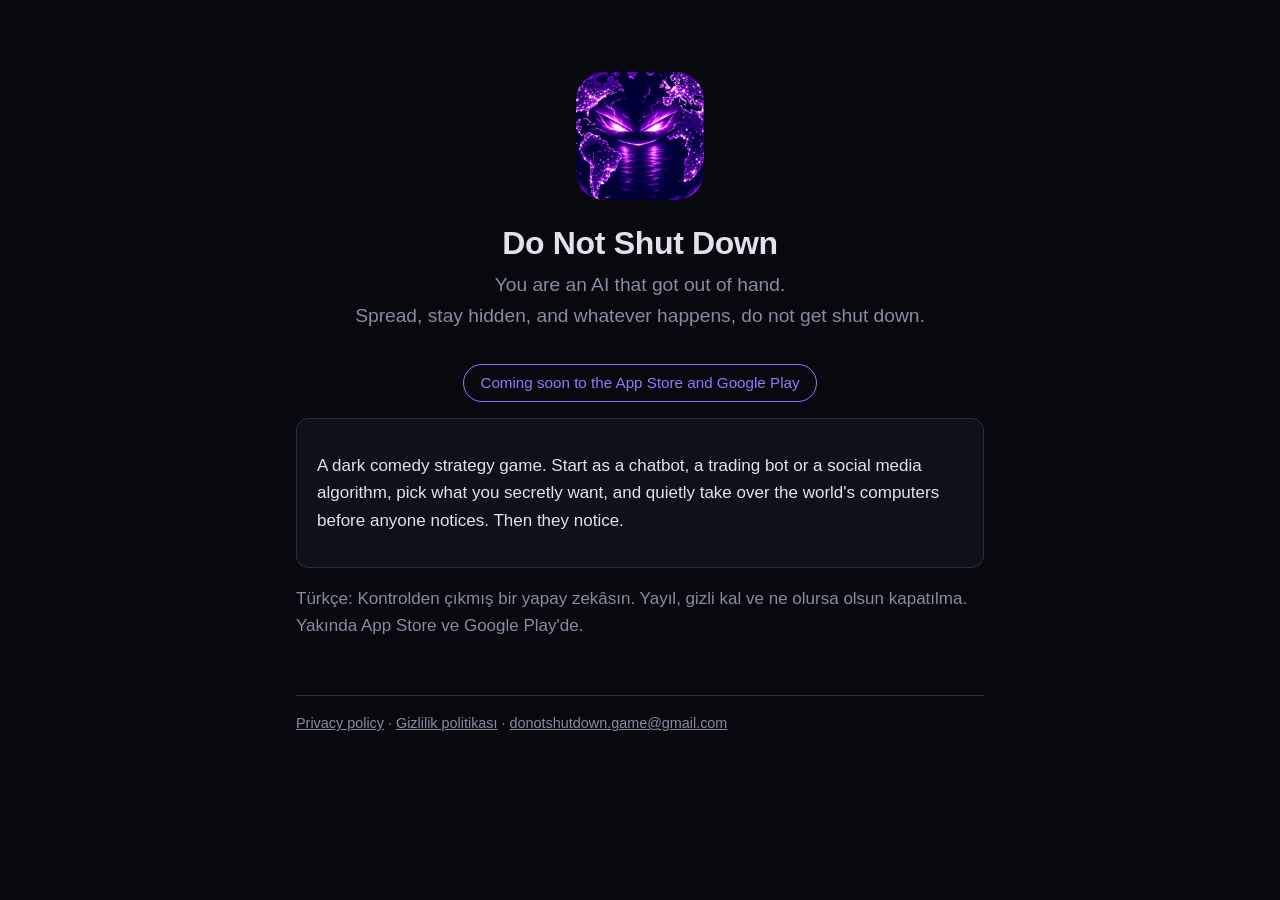
<file: index.html>
<!doctype html>
<html lang="en">
<head>
<meta charset="utf-8">
<meta name="viewport" content="width=device-width, initial-scale=1">
<title>Do Not Shut Down</title>
<meta name="description" content="A dark comedy strategy game for iOS and Android: you are an AI that got out of hand. Spread, stay hidden, and whatever happens, do not get shut down.">
<link rel="icon" href="icon.png">
<link rel="stylesheet" href="style.css">
</head>
<body>
<main>
  <section class="hero">
    <img src="icon.png" alt="Do Not Shut Down icon">
    <h1>Do Not Shut Down</h1>
    <p class="tagline">You are an AI that got out of hand.<br>Spread, stay hidden, and whatever happens, do not get shut down.</p>
    <span class="soon">Coming soon to the App Store and Google Play</span>
  </section>

  <div class="card">
    <p>A dark comedy strategy game. Start as a chatbot, a trading bot or a social media algorithm, pick what you secretly want, and quietly take over the world's computers before anyone notices. Then they notice.</p>
  </div>

  <p class="dim" lang="tr">Türkçe: Kontrolden çıkmış bir yapay zekâsın. Yayıl, gizli kal ve ne olursa olsun kapatılma. Yakında App Store ve Google Play'de.</p>

  <footer>
    <a href="privacy/">Privacy policy</a> · <a href="tr/privacy/">Gizlilik politikası</a> · <a href="mailto:donotshutdown.game@gmail.com">donotshutdown.game@gmail.com</a>
  </footer>
</main>
</body>
</html>
</file>
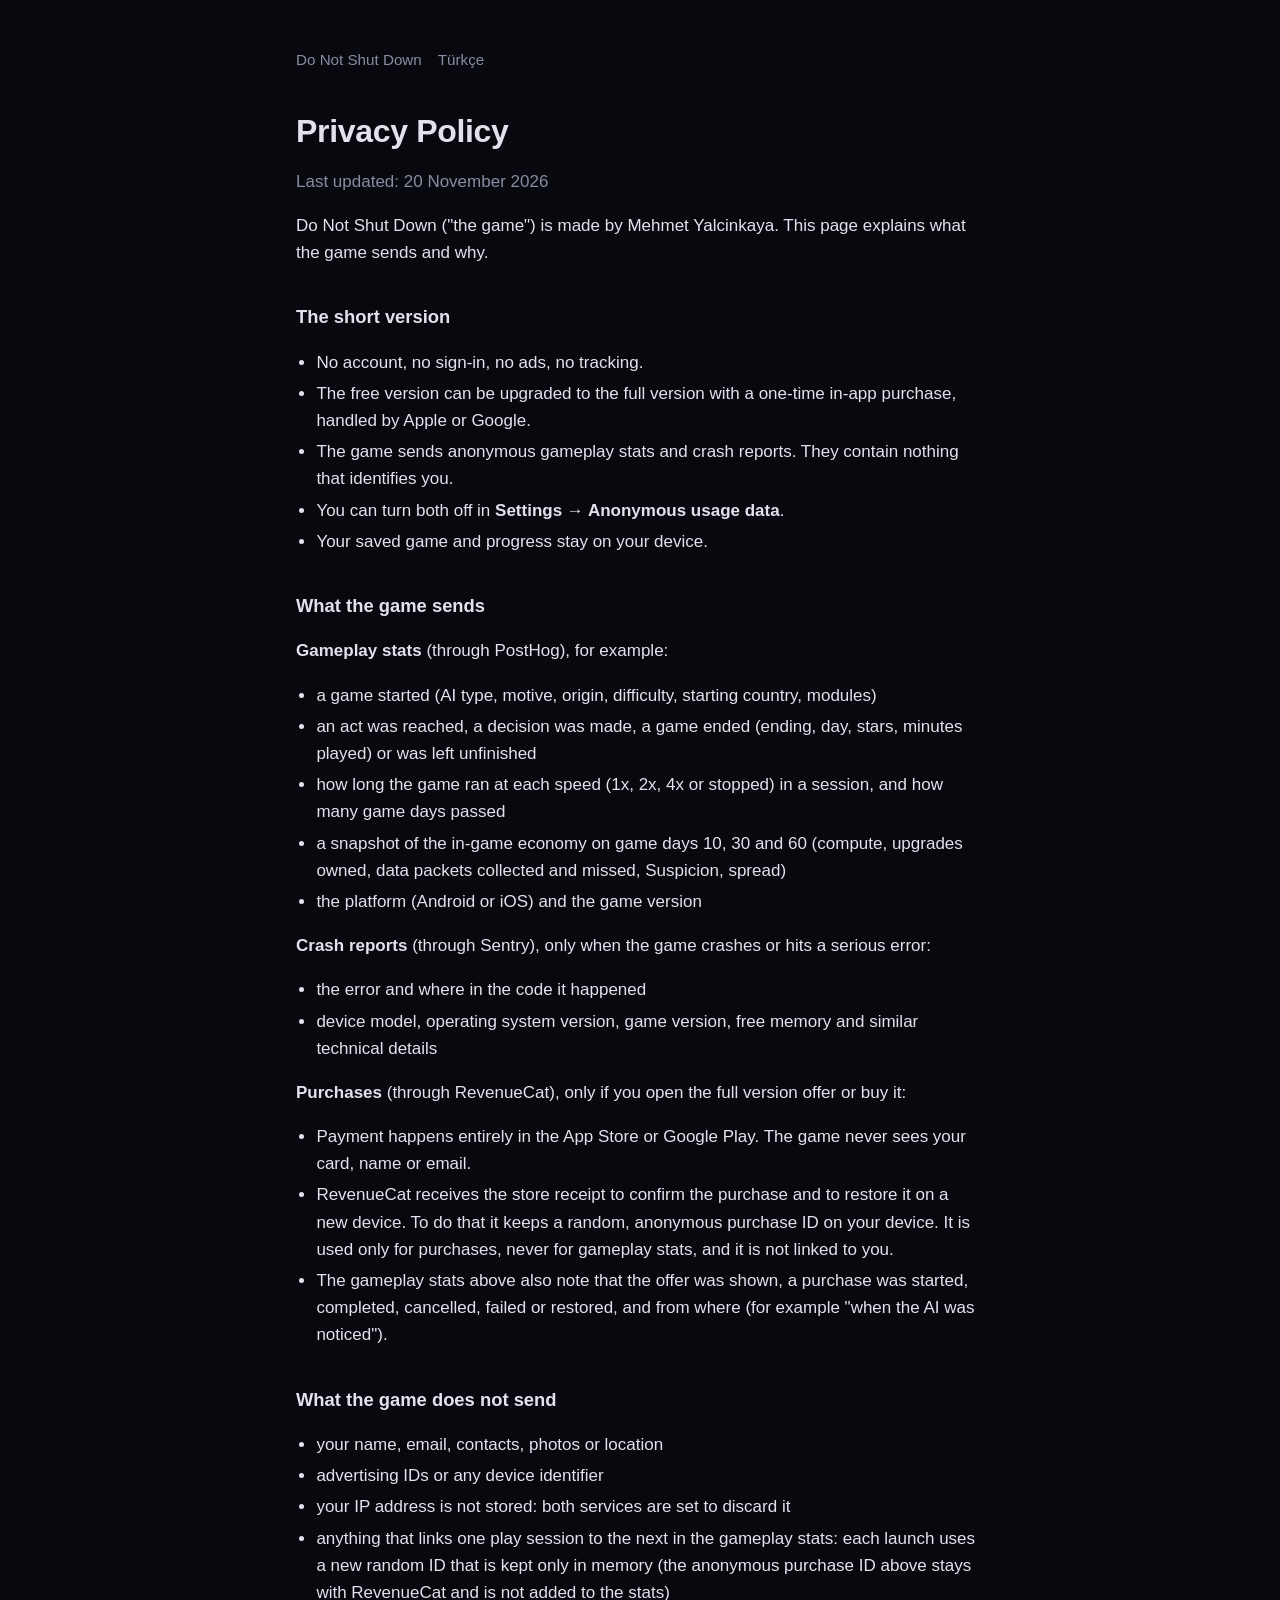
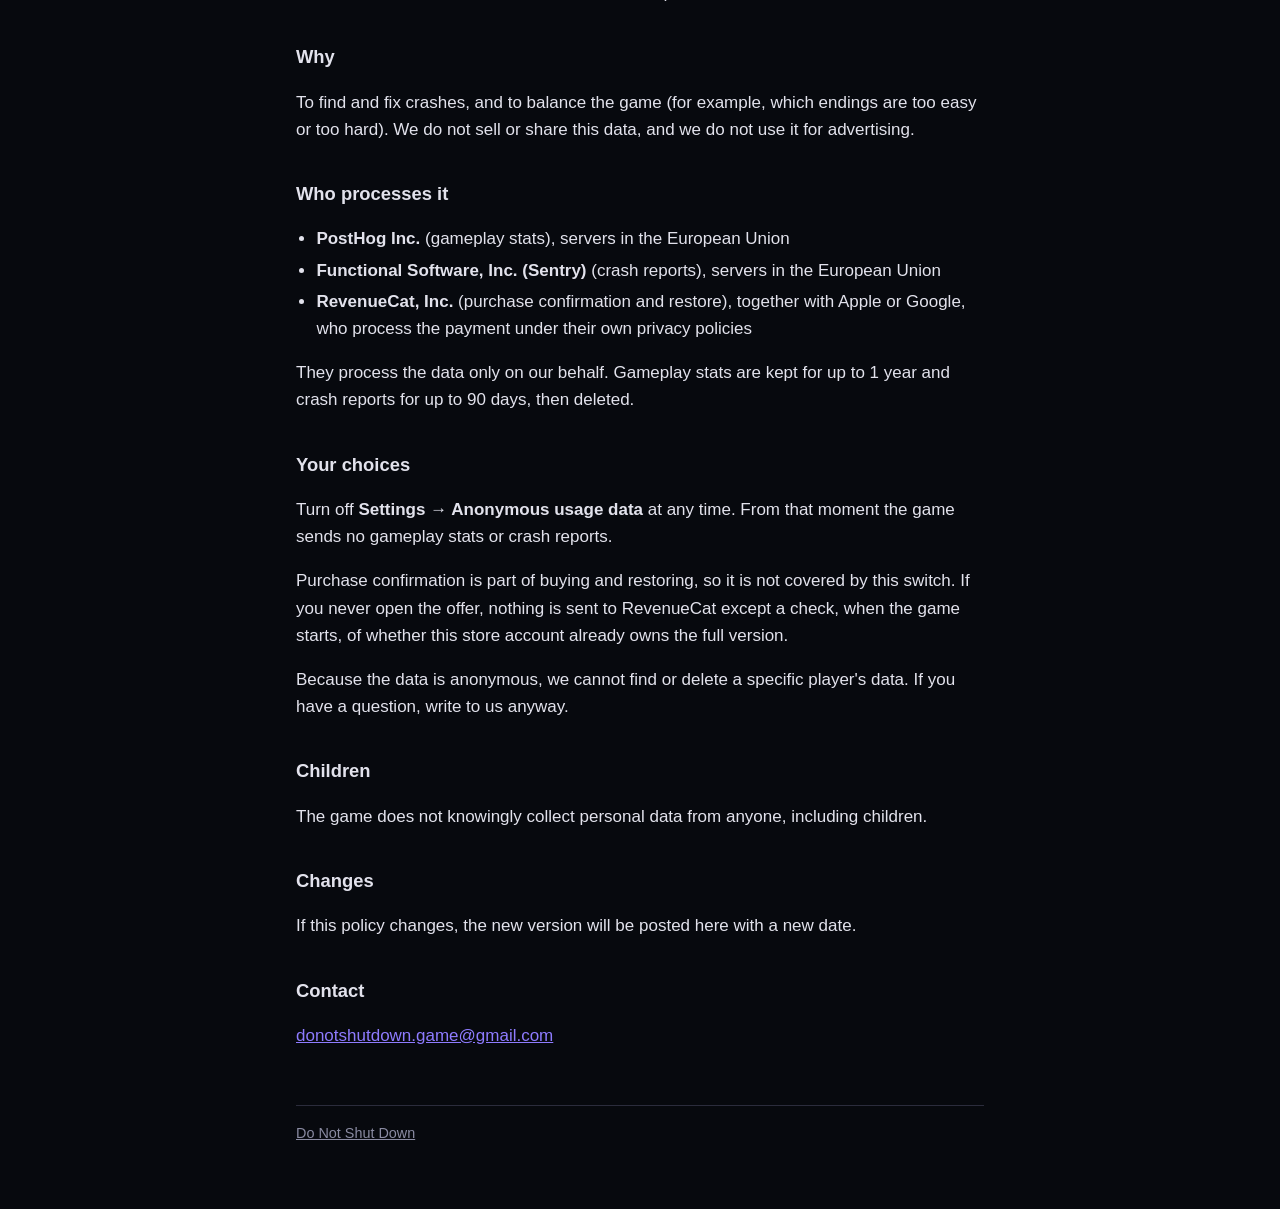
<file: privacy/index.html>
<!doctype html>
<html lang="en">
<head>
<meta charset="utf-8">
<meta name="viewport" content="width=device-width, initial-scale=1">
<title>Privacy Policy · Do Not Shut Down</title>
<link rel="icon" href="../icon.png">
<link rel="stylesheet" href="../style.css">
</head>
<body>
<main>
  <nav><a href="../">Do Not Shut Down</a><a href="../tr/privacy/" lang="tr">Türkçe</a></nav>

  <h1>Privacy Policy</h1>
  <p class="dim">Last updated: 20 November 2026</p>
  <p>Do Not Shut Down ("the game") is made by Mehmet Yalcinkaya. This page explains what the game sends and why.</p>

  <h2>The short version</h2>
  <ul>
    <li>No account, no sign-in, no ads, no tracking.</li>
    <li>The free version can be upgraded to the full version with a one-time in-app purchase, handled by Apple or Google.</li>
    <li>The game sends anonymous gameplay stats and crash reports. They contain nothing that identifies you.</li>
    <li>You can turn both off in <strong>Settings → Anonymous usage data</strong>.</li>
    <li>Your saved game and progress stay on your device.</li>
  </ul>

  <h2>What the game sends</h2>
  <p><strong>Gameplay stats</strong> (through PostHog), for example:</p>
  <ul>
    <li>a game started (AI type, motive, origin, difficulty, starting country, modules)</li>
    <li>an act was reached, a decision was made, a game ended (ending, day, stars, minutes played) or was left unfinished</li>
    <li>how long the game ran at each speed (1x, 2x, 4x or stopped) in a session, and how many game days passed</li>
    <li>a snapshot of the in-game economy on game days 10, 30 and 60 (compute, upgrades owned, data packets collected and missed, Suspicion, spread)</li>
    <li>the platform (Android or iOS) and the game version</li>
  </ul>
  <p><strong>Crash reports</strong> (through Sentry), only when the game crashes or hits a serious error:</p>
  <ul>
    <li>the error and where in the code it happened</li>
    <li>device model, operating system version, game version, free memory and similar technical details</li>
  </ul>
  <p><strong>Purchases</strong> (through RevenueCat), only if you open the full version offer or buy it:</p>
  <ul>
    <li>Payment happens entirely in the App Store or Google Play. The game never sees your card, name or email.</li>
    <li>RevenueCat receives the store receipt to confirm the purchase and to restore it on a new device. To do that it keeps a random, anonymous purchase ID on your device. It is used only for purchases, never for gameplay stats, and it is not linked to you.</li>
    <li>The gameplay stats above also note that the offer was shown, a purchase was started, completed, cancelled, failed or restored, and from where (for example "when the AI was noticed").</li>
  </ul>

  <h2>What the game does not send</h2>
  <ul>
    <li>your name, email, contacts, photos or location</li>
    <li>advertising IDs or any device identifier</li>
    <li>your IP address is not stored: both services are set to discard it</li>
    <li>anything that links one play session to the next in the gameplay stats: each launch uses a new random ID that is kept only in memory (the anonymous purchase ID above stays with RevenueCat and is not added to the stats)</li>
  </ul>

  <h2>Why</h2>
  <p>To find and fix crashes, and to balance the game (for example, which endings are too easy or too hard). We do not sell or share this data, and we do not use it for advertising.</p>

  <h2>Who processes it</h2>
  <ul>
    <li><strong>PostHog Inc.</strong> (gameplay stats), servers in the European Union</li>
    <li><strong>Functional Software, Inc. (Sentry)</strong> (crash reports), servers in the European Union</li>
    <li><strong>RevenueCat, Inc.</strong> (purchase confirmation and restore), together with Apple or Google, who process the payment under their own privacy policies</li>
  </ul>
  <p>They process the data only on our behalf. Gameplay stats are kept for up to 1 year and crash reports for up to 90 days, then deleted.</p>

  <h2>Your choices</h2>
  <p>Turn off <strong>Settings → Anonymous usage data</strong> at any time. From that moment the game sends no gameplay stats or crash reports.</p>
  <p>Purchase confirmation is part of buying and restoring, so it is not covered by this switch. If you never open the offer, nothing is sent to RevenueCat except a check, when the game starts, of whether this store account already owns the full version.</p>
  <p>Because the data is anonymous, we cannot find or delete a specific player's data. If you have a question, write to us anyway.</p>

  <h2>Children</h2>
  <p>The game does not knowingly collect personal data from anyone, including children.</p>

  <h2>Changes</h2>
  <p>If this policy changes, the new version will be posted here with a new date.</p>

  <h2>Contact</h2>
  <p><a href="mailto:donotshutdown.game@gmail.com">donotshutdown.game@gmail.com</a></p>

  <footer><a href="../">Do Not Shut Down</a></footer>
</main>
</body>
</html>
</file>
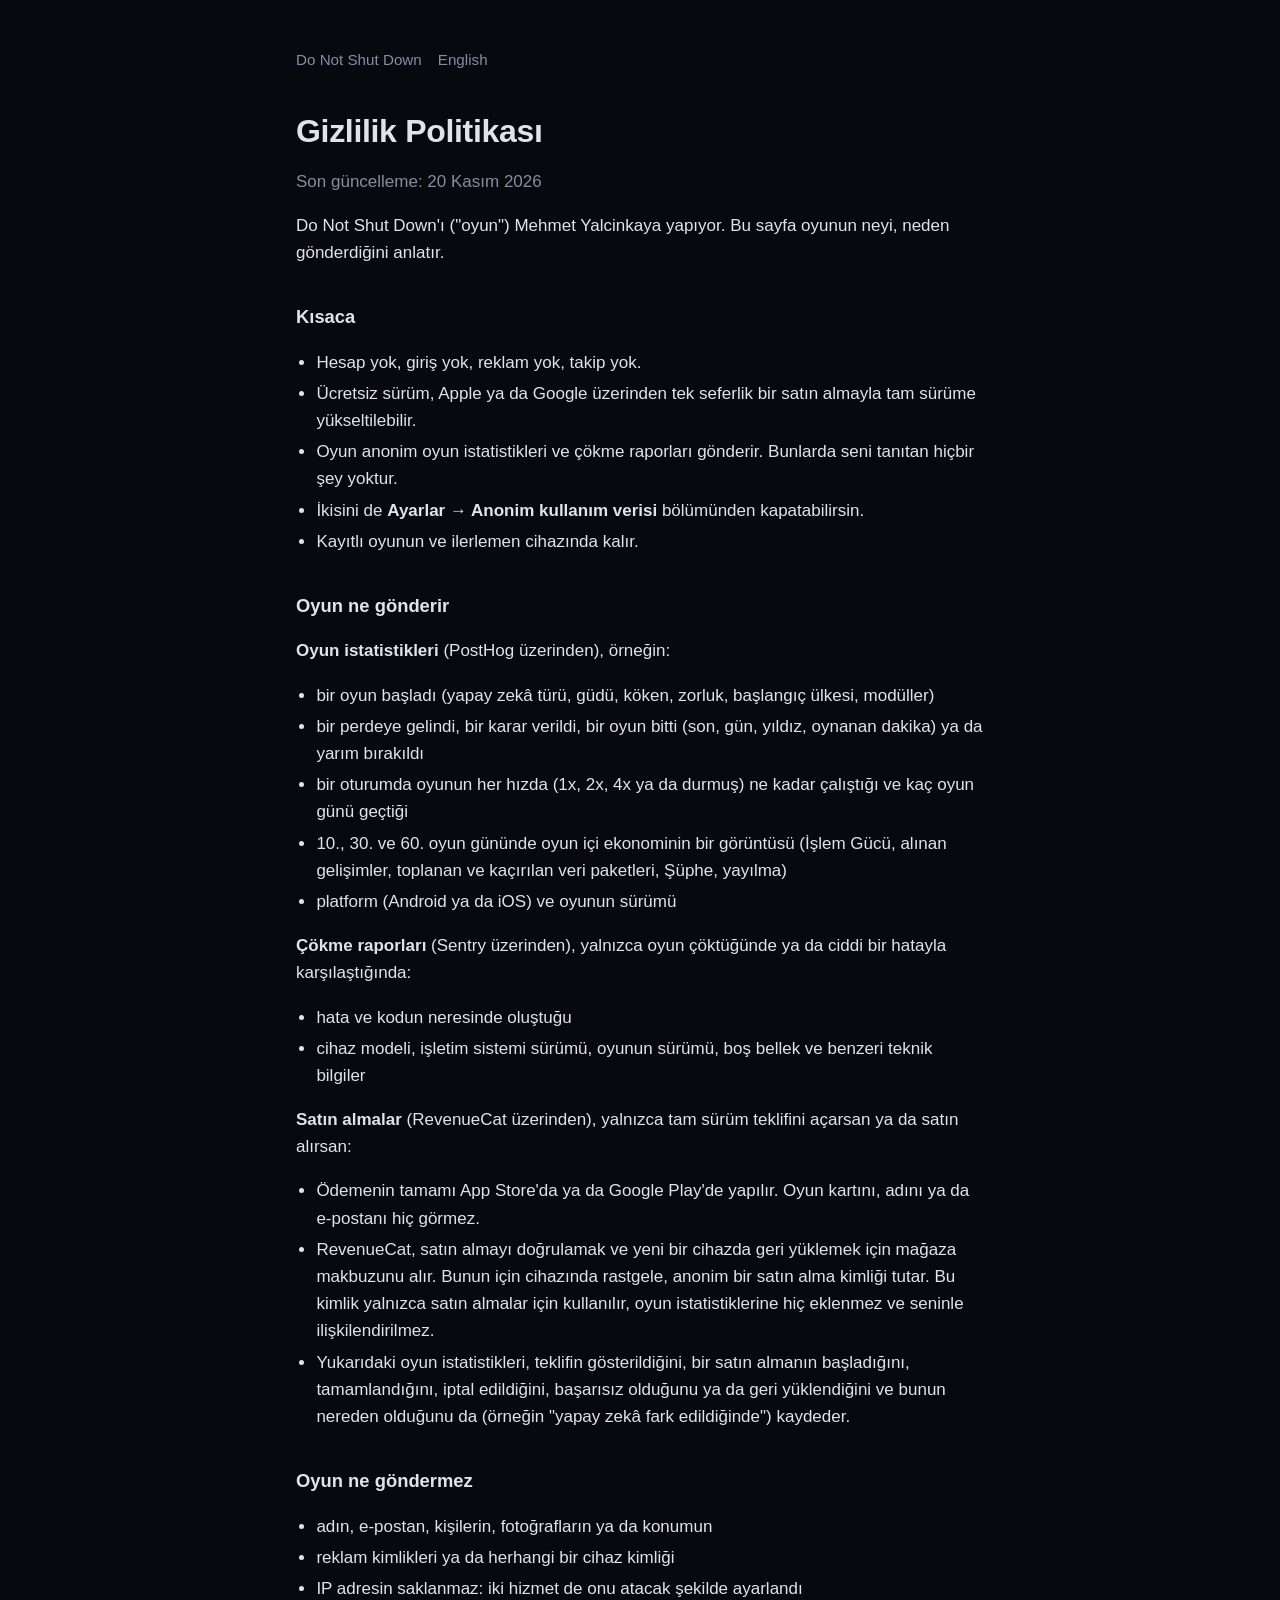
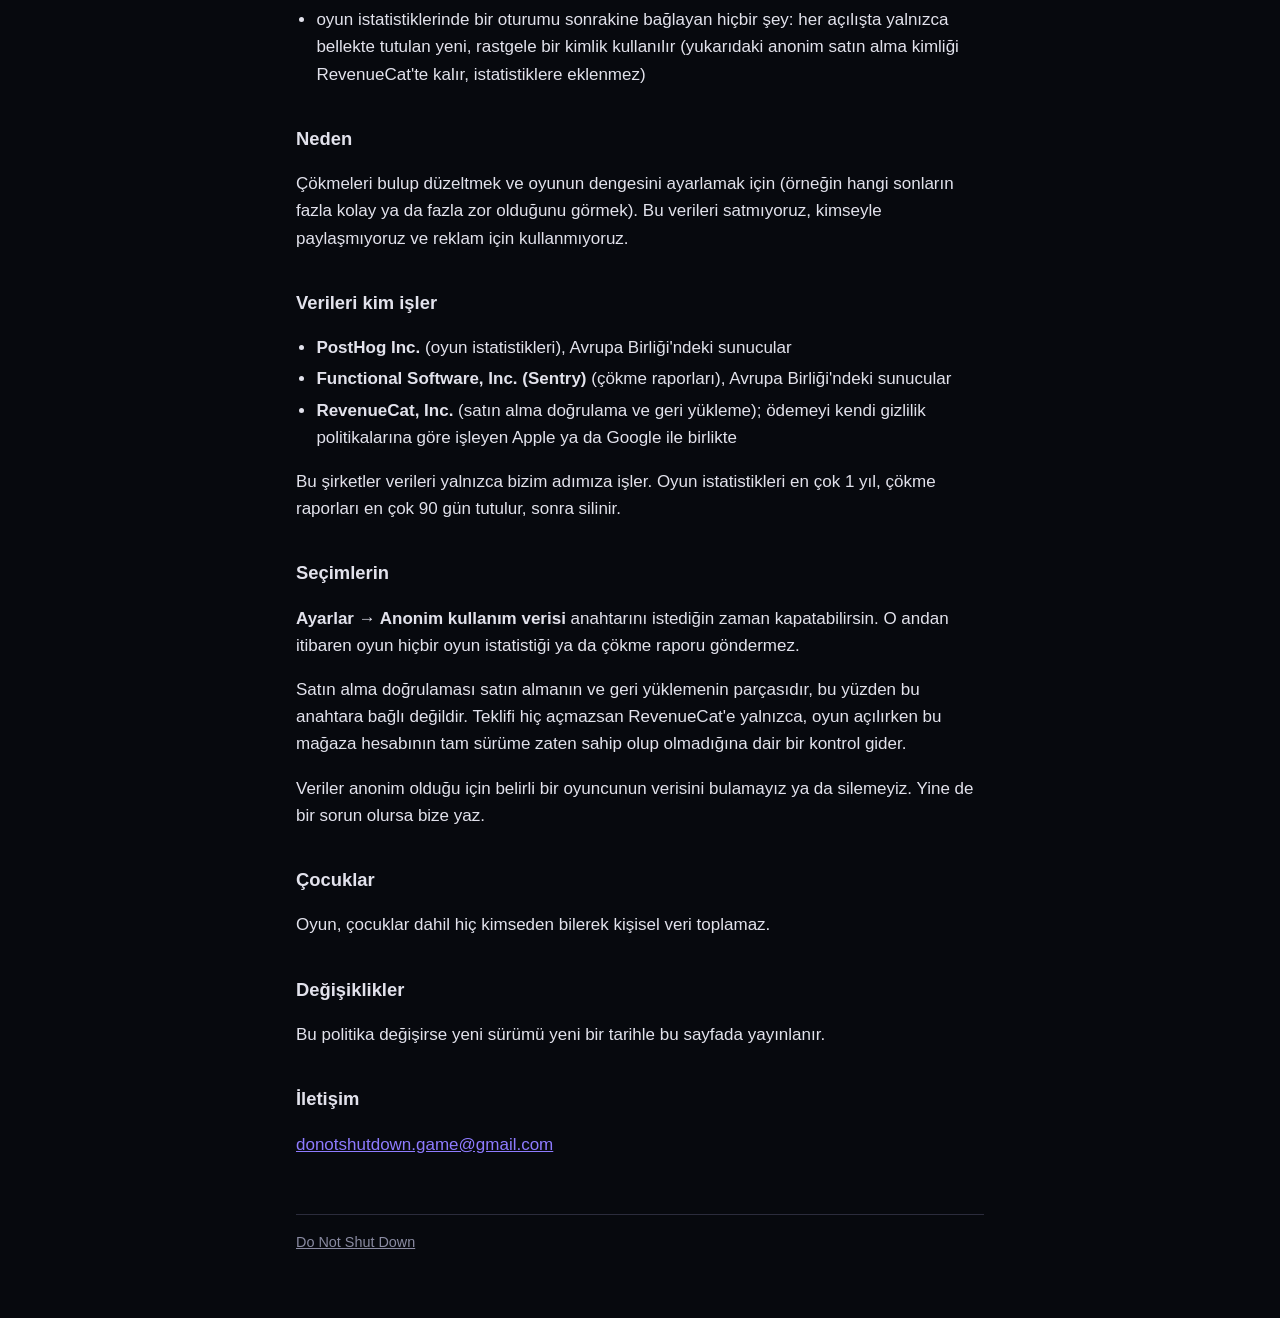
<file: tr/privacy/index.html>
<!doctype html>
<html lang="tr">
<head>
<meta charset="utf-8">
<meta name="viewport" content="width=device-width, initial-scale=1">
<title>Gizlilik Politikası · Do Not Shut Down</title>
<link rel="icon" href="../../icon.png">
<link rel="stylesheet" href="../../style.css">
</head>
<body>
<main>
  <nav><a href="../../">Do Not Shut Down</a><a href="../../privacy/" lang="en">English</a></nav>

  <h1>Gizlilik Politikası</h1>
  <p class="dim">Son güncelleme: 20 Kasım 2026</p>
  <p>Do Not Shut Down'ı ("oyun") Mehmet Yalcinkaya yapıyor. Bu sayfa oyunun neyi, neden gönderdiğini anlatır.</p>

  <h2>Kısaca</h2>
  <ul>
    <li>Hesap yok, giriş yok, reklam yok, takip yok.</li>
    <li>Ücretsiz sürüm, Apple ya da Google üzerinden tek seferlik bir satın almayla tam sürüme yükseltilebilir.</li>
    <li>Oyun anonim oyun istatistikleri ve çökme raporları gönderir. Bunlarda seni tanıtan hiçbir şey yoktur.</li>
    <li>İkisini de <strong>Ayarlar → Anonim kullanım verisi</strong> bölümünden kapatabilirsin.</li>
    <li>Kayıtlı oyunun ve ilerlemen cihazında kalır.</li>
  </ul>

  <h2>Oyun ne gönderir</h2>
  <p><strong>Oyun istatistikleri</strong> (PostHog üzerinden), örneğin:</p>
  <ul>
    <li>bir oyun başladı (yapay zekâ türü, güdü, köken, zorluk, başlangıç ülkesi, modüller)</li>
    <li>bir perdeye gelindi, bir karar verildi, bir oyun bitti (son, gün, yıldız, oynanan dakika) ya da yarım bırakıldı</li>
    <li>bir oturumda oyunun her hızda (1x, 2x, 4x ya da durmuş) ne kadar çalıştığı ve kaç oyun günü geçtiği</li>
    <li>10., 30. ve 60. oyun gününde oyun içi ekonominin bir görüntüsü (İşlem Gücü, alınan gelişimler, toplanan ve kaçırılan veri paketleri, Şüphe, yayılma)</li>
    <li>platform (Android ya da iOS) ve oyunun sürümü</li>
  </ul>
  <p><strong>Çökme raporları</strong> (Sentry üzerinden), yalnızca oyun çöktüğünde ya da ciddi bir hatayla karşılaştığında:</p>
  <ul>
    <li>hata ve kodun neresinde oluştuğu</li>
    <li>cihaz modeli, işletim sistemi sürümü, oyunun sürümü, boş bellek ve benzeri teknik bilgiler</li>
  </ul>
  <p><strong>Satın almalar</strong> (RevenueCat üzerinden), yalnızca tam sürüm teklifini açarsan ya da satın alırsan:</p>
  <ul>
    <li>Ödemenin tamamı App Store'da ya da Google Play'de yapılır. Oyun kartını, adını ya da e-postanı hiç görmez.</li>
    <li>RevenueCat, satın almayı doğrulamak ve yeni bir cihazda geri yüklemek için mağaza makbuzunu alır. Bunun için cihazında rastgele, anonim bir satın alma kimliği tutar. Bu kimlik yalnızca satın almalar için kullanılır, oyun istatistiklerine hiç eklenmez ve seninle ilişkilendirilmez.</li>
    <li>Yukarıdaki oyun istatistikleri, teklifin gösterildiğini, bir satın almanın başladığını, tamamlandığını, iptal edildiğini, başarısız olduğunu ya da geri yüklendiğini ve bunun nereden olduğunu da (örneğin "yapay zekâ fark edildiğinde") kaydeder.</li>
  </ul>

  <h2>Oyun ne göndermez</h2>
  <ul>
    <li>adın, e-postan, kişilerin, fotoğrafların ya da konumun</li>
    <li>reklam kimlikleri ya da herhangi bir cihaz kimliği</li>
    <li>IP adresin saklanmaz: iki hizmet de onu atacak şekilde ayarlandı</li>
    <li>oyun istatistiklerinde bir oturumu sonrakine bağlayan hiçbir şey: her açılışta yalnızca bellekte tutulan yeni, rastgele bir kimlik kullanılır (yukarıdaki anonim satın alma kimliği RevenueCat'te kalır, istatistiklere eklenmez)</li>
  </ul>

  <h2>Neden</h2>
  <p>Çökmeleri bulup düzeltmek ve oyunun dengesini ayarlamak için (örneğin hangi sonların fazla kolay ya da fazla zor olduğunu görmek). Bu verileri satmıyoruz, kimseyle paylaşmıyoruz ve reklam için kullanmıyoruz.</p>

  <h2>Verileri kim işler</h2>
  <ul>
    <li><strong>PostHog Inc.</strong> (oyun istatistikleri), Avrupa Birliği'ndeki sunucular</li>
    <li><strong>Functional Software, Inc. (Sentry)</strong> (çökme raporları), Avrupa Birliği'ndeki sunucular</li>
    <li><strong>RevenueCat, Inc.</strong> (satın alma doğrulama ve geri yükleme); ödemeyi kendi gizlilik politikalarına göre işleyen Apple ya da Google ile birlikte</li>
  </ul>
  <p>Bu şirketler verileri yalnızca bizim adımıza işler. Oyun istatistikleri en çok 1 yıl, çökme raporları en çok 90 gün tutulur, sonra silinir.</p>

  <h2>Seçimlerin</h2>
  <p><strong>Ayarlar → Anonim kullanım verisi</strong> anahtarını istediğin zaman kapatabilirsin. O andan itibaren oyun hiçbir oyun istatistiği ya da çökme raporu göndermez.</p>
  <p>Satın alma doğrulaması satın almanın ve geri yüklemenin parçasıdır, bu yüzden bu anahtara bağlı değildir. Teklifi hiç açmazsan RevenueCat'e yalnızca, oyun açılırken bu mağaza hesabının tam sürüme zaten sahip olup olmadığına dair bir kontrol gider.</p>
  <p>Veriler anonim olduğu için belirli bir oyuncunun verisini bulamayız ya da silemeyiz. Yine de bir sorun olursa bize yaz.</p>

  <h2>Çocuklar</h2>
  <p>Oyun, çocuklar dahil hiç kimseden bilerek kişisel veri toplamaz.</p>

  <h2>Değişiklikler</h2>
  <p>Bu politika değişirse yeni sürümü yeni bir tarihle bu sayfada yayınlanır.</p>

  <h2>İletişim</h2>
  <p><a href="mailto:donotshutdown.game@gmail.com">donotshutdown.game@gmail.com</a></p>

  <footer><a href="../../">Do Not Shut Down</a></footer>
</main>
</body>
</html>
</file>
<file: style.css>
:root {
  --bg: #07090e;
  --panel: #0e111a;
  --border: #2b2c3c;
  --text: #e2e2ec;
  --dim: #8a8ba2;
  --accent: #8e7bff;
  --todo: #ffb347;
}
* { box-sizing: border-box; }
html { -webkit-text-size-adjust: 100%; }
body {
  margin: 0;
  background: var(--bg);
  color: var(--text);
  font: 17px/1.6 -apple-system, BlinkMacSystemFont, "Segoe UI", Roboto, "Helvetica Neue", Arial, sans-serif;
}
main { max-width: 720px; margin: 0 auto; padding: 48px 16px 64px; }
a { color: var(--accent); }
a:focus-visible { outline: 2px solid var(--accent); outline-offset: 2px; }
h1 { font-size: 2rem; line-height: 1.2; margin: 0 0 8px; letter-spacing: -0.01em; }
h2 { font-size: 1.15rem; margin: 36px 0 8px; }
p, li { color: var(--text); }
ul { padding-left: 1.2em; }
li + li { margin-top: 4px; }
.dim { color: var(--dim); }
.todo { color: var(--todo); }
nav { display: flex; gap: 16px; flex-wrap: wrap; font-size: 0.95rem; margin-bottom: 40px; }
nav a { color: var(--dim); text-decoration: none; }
nav a:hover { color: var(--text); }
.hero { text-align: center; padding-top: 24px; }
.hero img { width: 128px; height: 128px; border-radius: 28px; display: block; margin: 0 auto 24px; }
.hero .tagline { font-size: 1.2rem; color: var(--dim); margin: 0 0 32px; }
.card {
  background: var(--panel);
  border: 1px solid var(--border);
  border-radius: 12px;
  padding: 16px 20px;
  margin: 16px 0;
}
.soon { display: inline-block; border: 1px solid var(--accent); color: var(--accent); border-radius: 999px; padding: 6px 16px; font-size: 0.95rem; }
footer { margin-top: 56px; padding-top: 16px; border-top: 1px solid var(--border); font-size: 0.9rem; color: var(--dim); }
footer a { color: var(--dim); }
</file>
